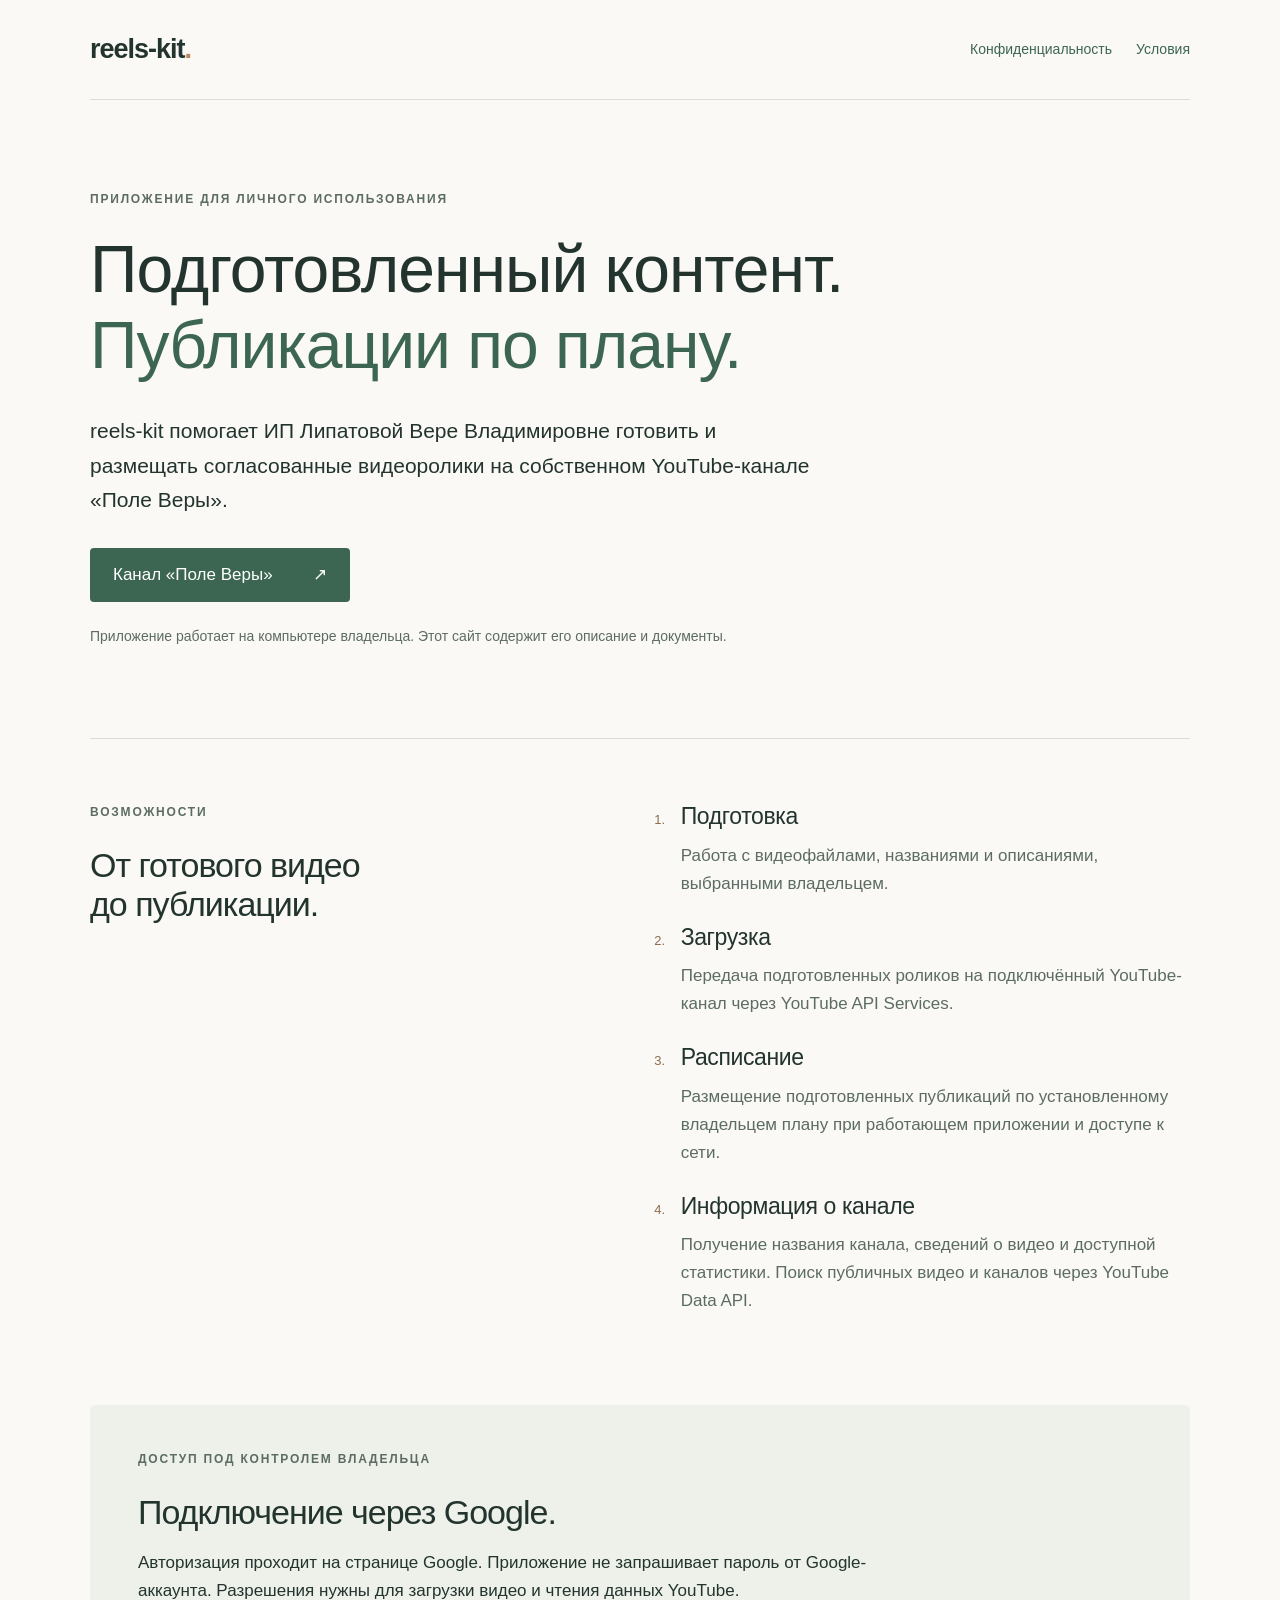
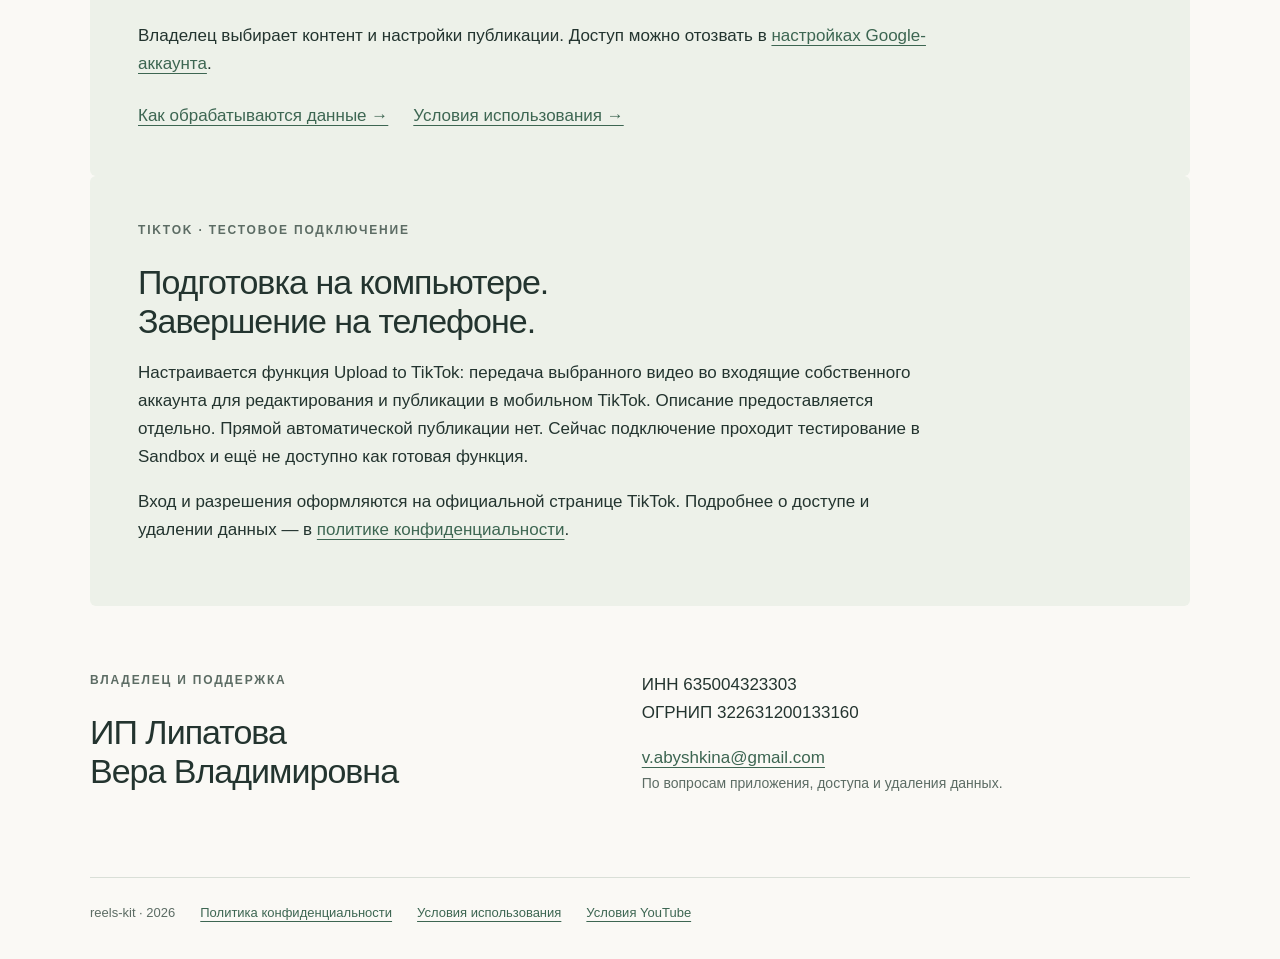
<file: index.html>
<!doctype html>
<html lang="ru">
<head>
  <meta charset="utf-8">
  <meta name="viewport" content="width=device-width, initial-scale=1">
  <title>reels-kit — помощник для публикации контента</title>
  <meta name="description" content="reels-kit — локальное приложение Веры Липатовой для подготовки и размещения видео на собственном YouTube-канале.">
  <link rel="stylesheet" href="styles.css">
</head>
<body>
  <header class="header"><a class="brand" href="index.html">reels-kit<span class="dot">.</span></a><nav aria-label="Основная навигация"><a href="privacy.html">Конфиденциальность</a><a href="terms.html">Условия</a></nav></header>
  <main>
    <section class="hero">
      <p class="eyebrow">Приложение для личного использования</p>
      <h1>Подготовленный контент.<br><span>Публикации по плану.</span></h1>
      <p class="intro">reels-kit помогает ИП Липатовой Вере Владимировне готовить и размещать согласованные видеоролики на собственном YouTube-канале «Поле Веры».</p>
      <a class="button" href="https://www.youtube.com/@Vera_mentor_psy">Канал «Поле Веры» <span aria-hidden="true">↗</span></a>
      <p class="note">Приложение работает на компьютере владельца. Этот сайт содержит его описание и документы.</p>
    </section>
    <section class="split" aria-labelledby="features">
      <div><p class="eyebrow">Возможности</p><h2 id="features">От готового видео<br>до публикации.</h2></div>
      <ol class="steps">
        <li><h3>Подготовка</h3><p>Работа с видеофайлами, названиями и описаниями, выбранными владельцем.</p></li>
        <li><h3>Загрузка</h3><p>Передача подготовленных роликов на подключённый YouTube-канал через YouTube API Services.</p></li>
        <li><h3>Расписание</h3><p>Размещение подготовленных публикаций по установленному владельцем плану при работающем приложении и доступе к сети.</p></li>
        <li><h3>Информация о канале</h3><p>Получение названия канала, сведений о видео и доступной статистики. Поиск публичных видео и каналов через YouTube Data API.</p></li>
      </ol>
    </section>
    <section class="control"><p class="eyebrow">Доступ под контролем владельца</p><h2>Подключение через Google.</h2><p>Авторизация проходит на странице Google. Приложение не запрашивает пароль от Google-аккаунта. Разрешения нужны для загрузки видео и чтения данных YouTube.</p><p>Владелец выбирает контент и настройки публикации. Доступ можно отозвать в <a href="https://security.google.com/settings/security/permissions">настройках Google-аккаунта</a>.</p><div class="links"><a href="privacy.html">Как обрабатываются данные →</a><a href="terms.html">Условия использования →</a></div></section>
    <section class="control"><p class="eyebrow">TikTok · тестовое подключение</p><h2>Подготовка на компьютере.<br>Завершение на телефоне.</h2><p>Настраивается функция Upload to TikTok: передача выбранного видео во входящие собственного аккаунта для редактирования и публикации в мобильном TikTok. Описание предоставляется отдельно. Прямой автоматической публикации нет. Сейчас подключение проходит тестирование в Sandbox и ещё не доступно как готовая функция.</p><p>Вход и разрешения оформляются на официальной странице TikTok. Подробнее о доступе и удалении данных — в <a href="privacy.html">политике конфиденциальности</a>.</p></section>
    <section class="contact"><div><p class="eyebrow">Владелец и поддержка</p><h2>ИП Липатова<br>Вера Владимировна</h2></div><div><p>ИНН 635004323303<br>ОГРНИП 322631200133160</p><a href="mailto:v.abyshkina@gmail.com">v.abyshkina@gmail.com</a><p class="note">По вопросам приложения, доступа и удаления данных.</p></div></section>
  </main>
  <footer><span>reels-kit · 2026</span><a href="privacy.html">Политика конфиденциальности</a><a href="terms.html">Условия использования</a><a href="https://www.youtube.com/t/terms">Условия YouTube</a></footer>
</body>
</html>
</file>
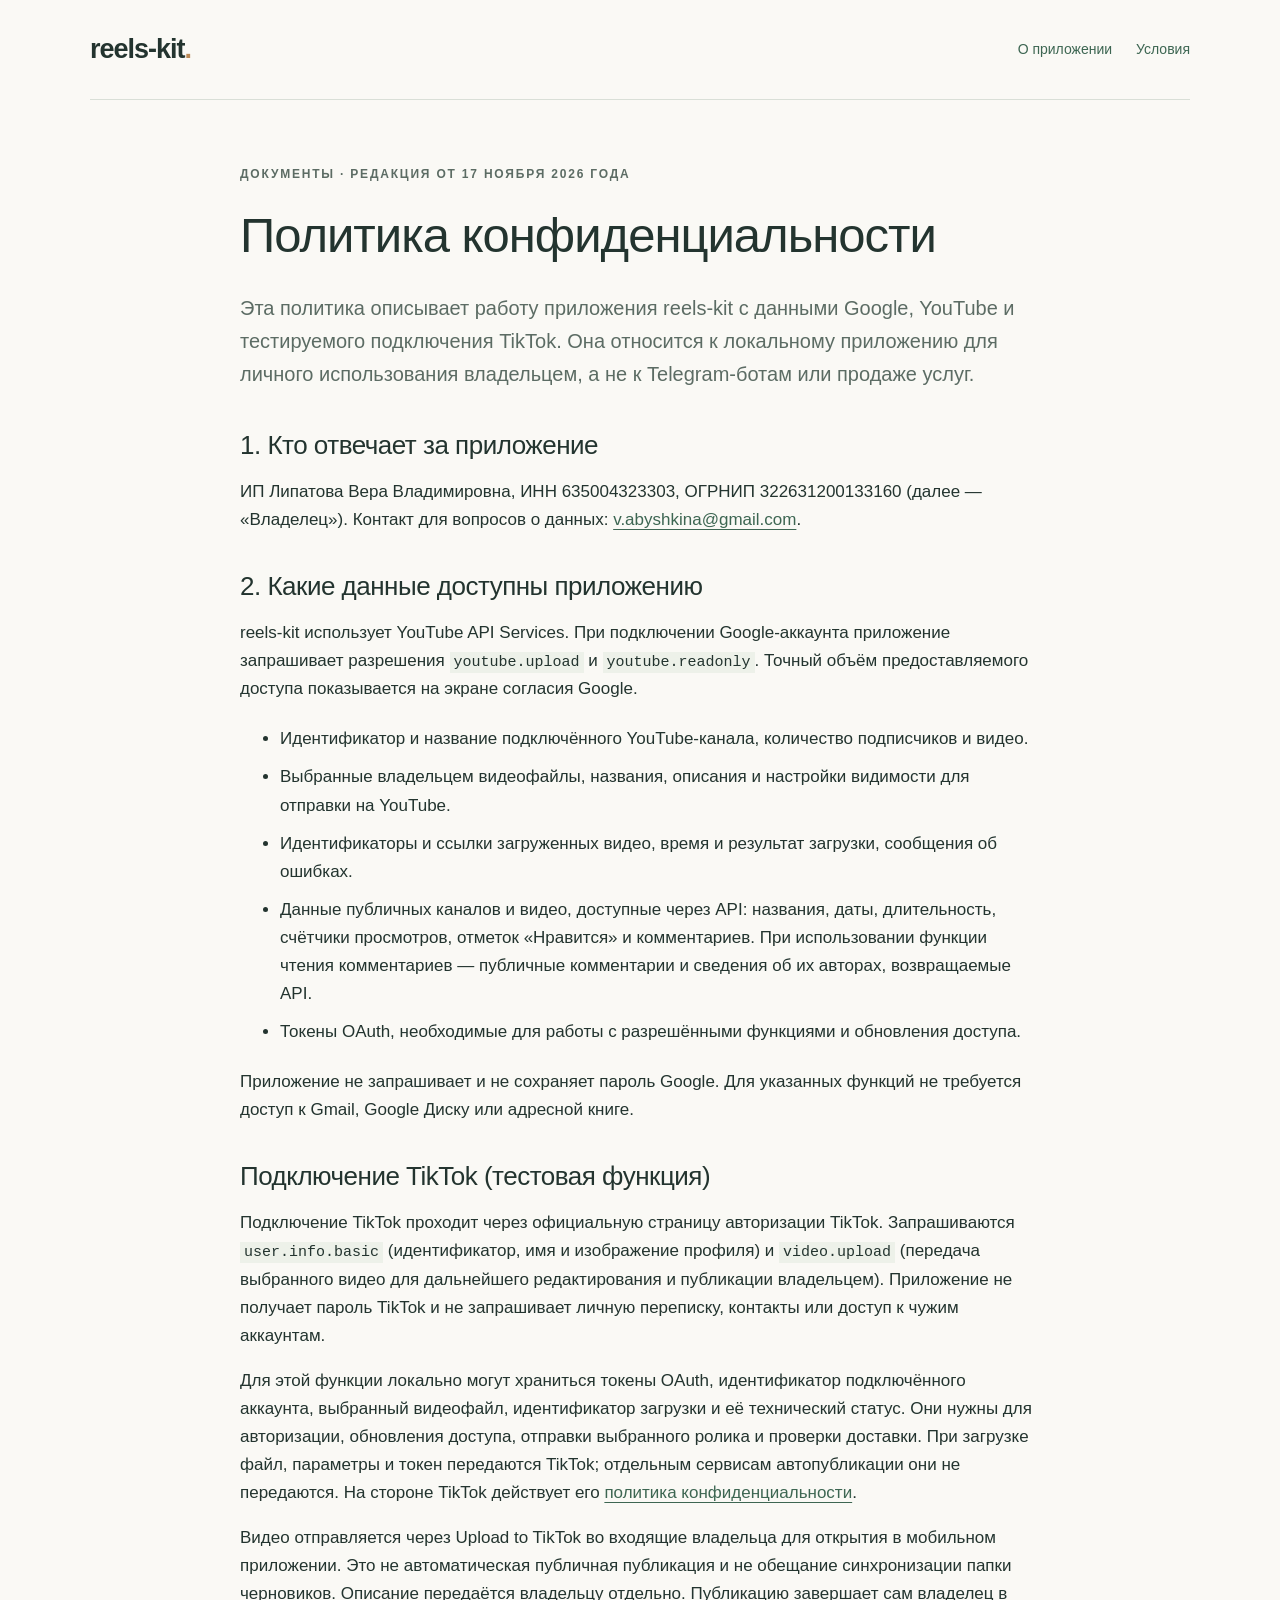
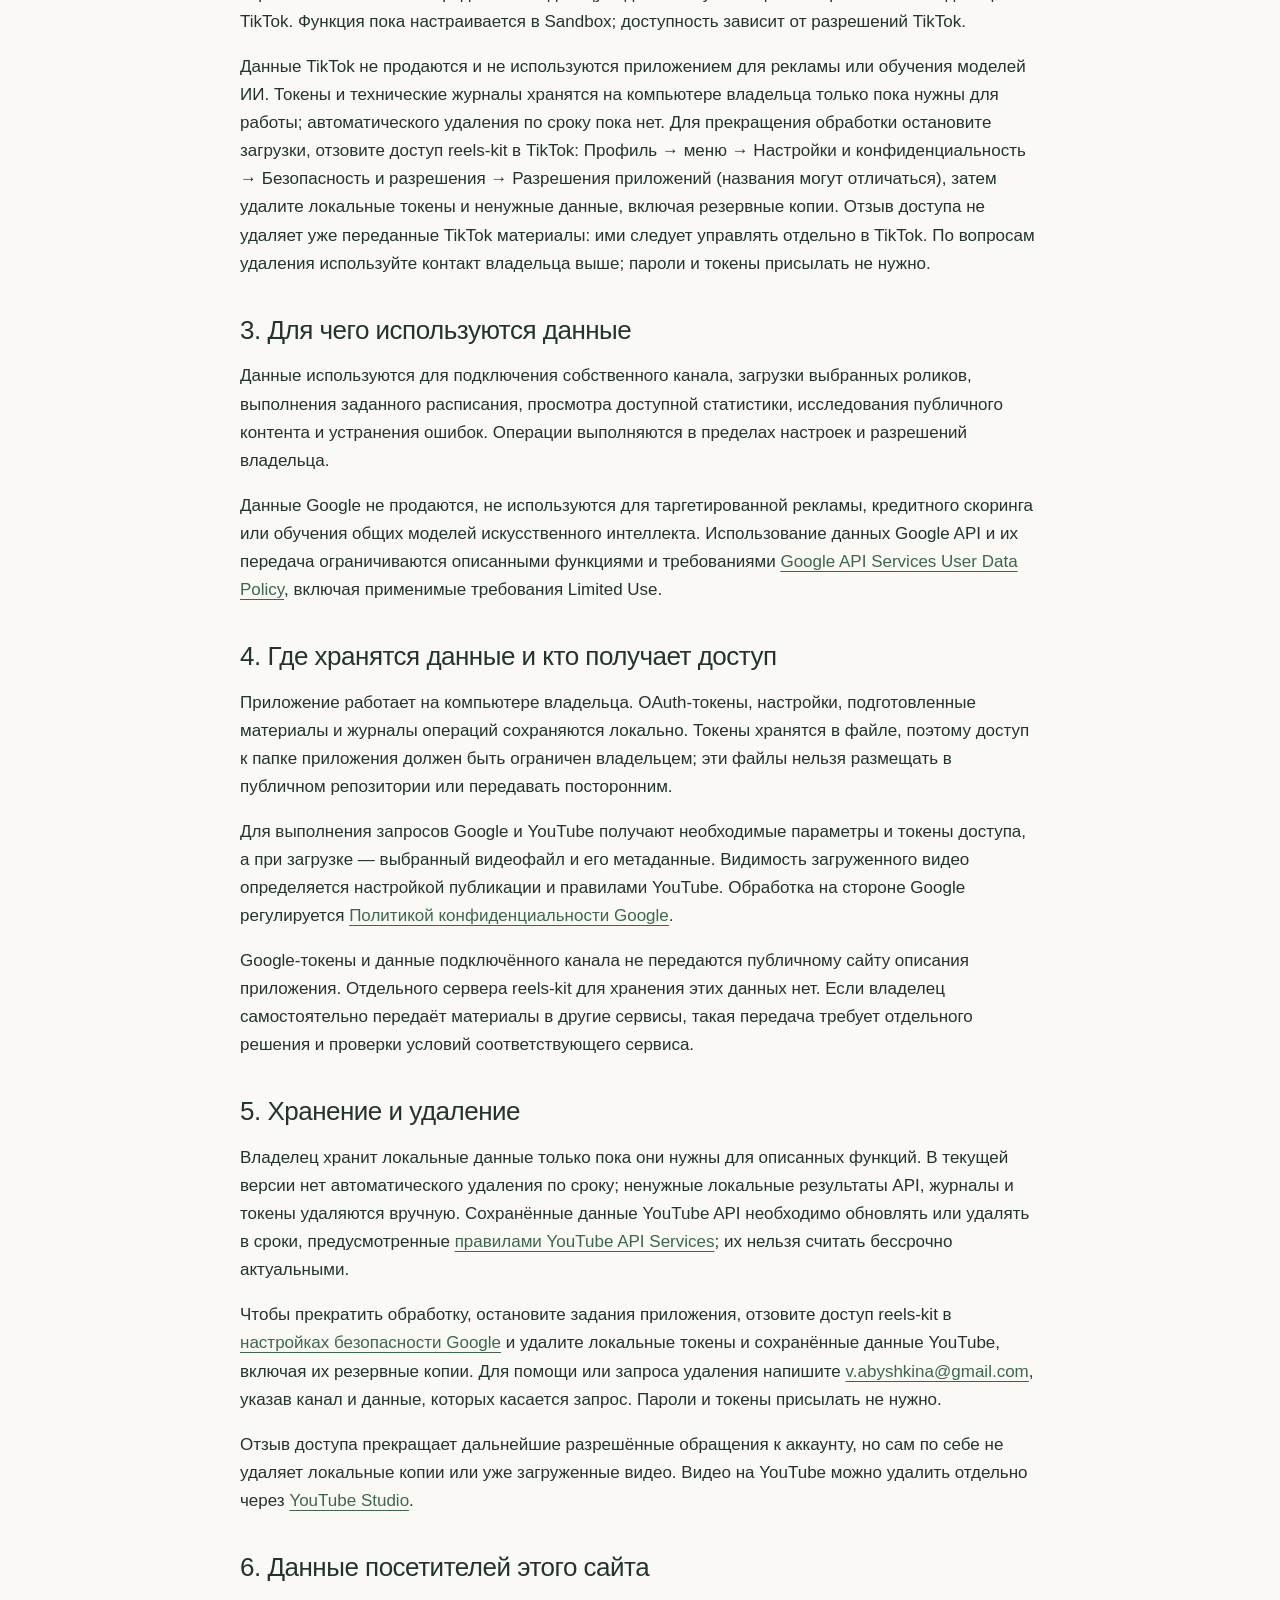
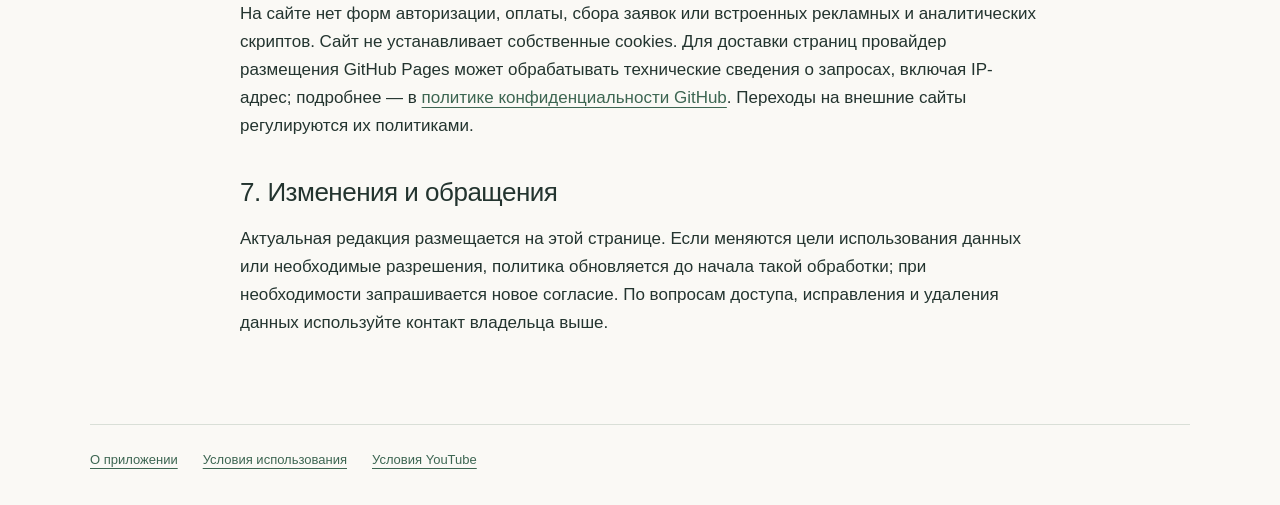
<file: privacy.html>
<!doctype html>
<html lang="ru">
<head><meta charset="utf-8"><meta name="viewport" content="width=device-width, initial-scale=1"><title>Политика конфиденциальности — reels-kit</title><link rel="stylesheet" href="styles.css"></head>
<body>
  <header class="header"><a class="brand" href="index.html">reels-kit<span class="dot">.</span></a><nav aria-label="Основная навигация"><a href="index.html">О приложении</a><a href="terms.html">Условия</a></nav></header>
  <main class="document">
    <p class="eyebrow">Документы · редакция от 17 ноября 2026 года</p>
    <h1>Политика конфиденциальности</h1>
    <p class="lead">Эта политика описывает работу приложения reels-kit с данными Google, YouTube и тестируемого подключения TikTok. Она относится к локальному приложению для личного использования владельцем, а не к Telegram-ботам или продаже услуг.</p>
    <h2>1. Кто отвечает за приложение</h2>
    <p>ИП Липатова Вера Владимировна, ИНН 635004323303, ОГРНИП 322631200133160 (далее — «Владелец»). Контакт для вопросов о данных: <a href="mailto:v.abyshkina@gmail.com">v.abyshkina@gmail.com</a>.</p>
    <h2>2. Какие данные доступны приложению</h2>
    <p>reels-kit использует YouTube API Services. При подключении Google-аккаунта приложение запрашивает разрешения <code>youtube.upload</code> и <code>youtube.readonly</code>. Точный объём предоставляемого доступа показывается на экране согласия Google.</p>
    <ul><li>Идентификатор и название подключённого YouTube-канала, количество подписчиков и видео.</li><li>Выбранные владельцем видеофайлы, названия, описания и настройки видимости для отправки на YouTube.</li><li>Идентификаторы и ссылки загруженных видео, время и результат загрузки, сообщения об ошибках.</li><li>Данные публичных каналов и видео, доступные через API: названия, даты, длительность, счётчики просмотров, отметок «Нравится» и комментариев. При использовании функции чтения комментариев — публичные комментарии и сведения об их авторах, возвращаемые API.</li><li>Токены OAuth, необходимые для работы с разрешёнными функциями и обновления доступа.</li></ul>
    <p>Приложение не запрашивает и не сохраняет пароль Google. Для указанных функций не требуется доступ к Gmail, Google Диску или адресной книге.</p>
    <h2>Подключение TikTok (тестовая функция)</h2>
    <p>Подключение TikTok проходит через официальную страницу авторизации TikTok. Запрашиваются <code>user.info.basic</code> (идентификатор, имя и изображение профиля) и <code>video.upload</code> (передача выбранного видео для дальнейшего редактирования и публикации владельцем). Приложение не получает пароль TikTok и не запрашивает личную переписку, контакты или доступ к чужим аккаунтам.</p>
    <p>Для этой функции локально могут храниться токены OAuth, идентификатор подключённого аккаунта, выбранный видеофайл, идентификатор загрузки и её технический статус. Они нужны для авторизации, обновления доступа, отправки выбранного ролика и проверки доставки. При загрузке файл, параметры и токен передаются TikTok; отдельным сервисам автопубликации они не передаются. На стороне TikTok действует его <a href="https://www.tiktok.com/legal/page/row/privacy-policy/en">политика конфиденциальности</a>.</p>
    <p>Видео отправляется через Upload to TikTok во входящие владельца для открытия в мобильном приложении. Это не автоматическая публичная публикация и не обещание синхронизации папки черновиков. Описание передаётся владельцу отдельно. Публикацию завершает сам владелец в TikTok. Функция пока настраивается в Sandbox; доступность зависит от разрешений TikTok.</p>
    <p>Данные TikTok не продаются и не используются приложением для рекламы или обучения моделей ИИ. Токены и технические журналы хранятся на компьютере владельца только пока нужны для работы; автоматического удаления по сроку пока нет. Для прекращения обработки остановите загрузки, отзовите доступ reels-kit в TikTok: Профиль → меню → Настройки и конфиденциальность → Безопасность и разрешения → Разрешения приложений (названия могут отличаться), затем удалите локальные токены и ненужные данные, включая резервные копии. Отзыв доступа не удаляет уже переданные TikTok материалы: ими следует управлять отдельно в TikTok. По вопросам удаления используйте контакт владельца выше; пароли и токены присылать не нужно.</p>
    <h2>3. Для чего используются данные</h2>
    <p>Данные используются для подключения собственного канала, загрузки выбранных роликов, выполнения заданного расписания, просмотра доступной статистики, исследования публичного контента и устранения ошибок. Операции выполняются в пределах настроек и разрешений владельца.</p>
    <p>Данные Google не продаются, не используются для таргетированной рекламы, кредитного скоринга или обучения общих моделей искусственного интеллекта. Использование данных Google API и их передача ограничиваются описанными функциями и требованиями <a href="https://developers.google.com/terms/api-services-user-data-policy">Google API Services User Data Policy</a>, включая применимые требования Limited Use.</p>
    <h2>4. Где хранятся данные и кто получает доступ</h2>
    <p>Приложение работает на компьютере владельца. OAuth-токены, настройки, подготовленные материалы и журналы операций сохраняются локально. Токены хранятся в файле, поэтому доступ к папке приложения должен быть ограничен владельцем; эти файлы нельзя размещать в публичном репозитории или передавать посторонним.</p>
    <p>Для выполнения запросов Google и YouTube получают необходимые параметры и токены доступа, а при загрузке — выбранный видеофайл и его метаданные. Видимость загруженного видео определяется настройкой публикации и правилами YouTube. Обработка на стороне Google регулируется <a href="https://policies.google.com/privacy">Политикой конфиденциальности Google</a>.</p>
    <p>Google-токены и данные подключённого канала не передаются публичному сайту описания приложения. Отдельного сервера reels-kit для хранения этих данных нет. Если владелец самостоятельно передаёт материалы в другие сервисы, такая передача требует отдельного решения и проверки условий соответствующего сервиса.</p>
    <h2>5. Хранение и удаление</h2>
    <p>Владелец хранит локальные данные только пока они нужны для описанных функций. В текущей версии нет автоматического удаления по сроку; ненужные локальные результаты API, журналы и токены удаляются вручную. Сохранённые данные YouTube API необходимо обновлять или удалять в сроки, предусмотренные <a href="https://developers.google.com/youtube/terms/developer-policies">правилами YouTube API Services</a>; их нельзя считать бессрочно актуальными.</p>
    <p>Чтобы прекратить обработку, остановите задания приложения, отзовите доступ reels-kit в <a href="https://security.google.com/settings/security/permissions">настройках безопасности Google</a> и удалите локальные токены и сохранённые данные YouTube, включая их резервные копии. Для помощи или запроса удаления напишите <a href="mailto:v.abyshkina@gmail.com?subject=reels-kit%3A%20удаление%20данных">v.abyshkina@gmail.com</a>, указав канал и данные, которых касается запрос. Пароли и токены присылать не нужно.</p>
    <p>Отзыв доступа прекращает дальнейшие разрешённые обращения к аккаунту, но сам по себе не удаляет локальные копии или уже загруженные видео. Видео на YouTube можно удалить отдельно через <a href="https://studio.youtube.com/">YouTube Studio</a>.</p>
    <h2>6. Данные посетителей этого сайта</h2>
    <p>На сайте нет форм авторизации, оплаты, сбора заявок или встроенных рекламных и аналитических скриптов. Сайт не устанавливает собственные cookies. Для доставки страниц провайдер размещения GitHub Pages может обрабатывать технические сведения о запросах, включая IP-адрес; подробнее — в <a href="https://docs.github.com/en/site-policy/privacy-policies/github-general-privacy-statement">политике конфиденциальности GitHub</a>. Переходы на внешние сайты регулируются их политиками.</p>
    <h2>7. Изменения и обращения</h2>
    <p>Актуальная редакция размещается на этой странице. Если меняются цели использования данных или необходимые разрешения, политика обновляется до начала такой обработки; при необходимости запрашивается новое согласие. По вопросам доступа, исправления и удаления данных используйте контакт владельца выше.</p>
  </main>
  <footer><a href="index.html">О приложении</a><a href="terms.html">Условия использования</a><a href="https://www.youtube.com/t/terms">Условия YouTube</a></footer>
</body></html>
</file>
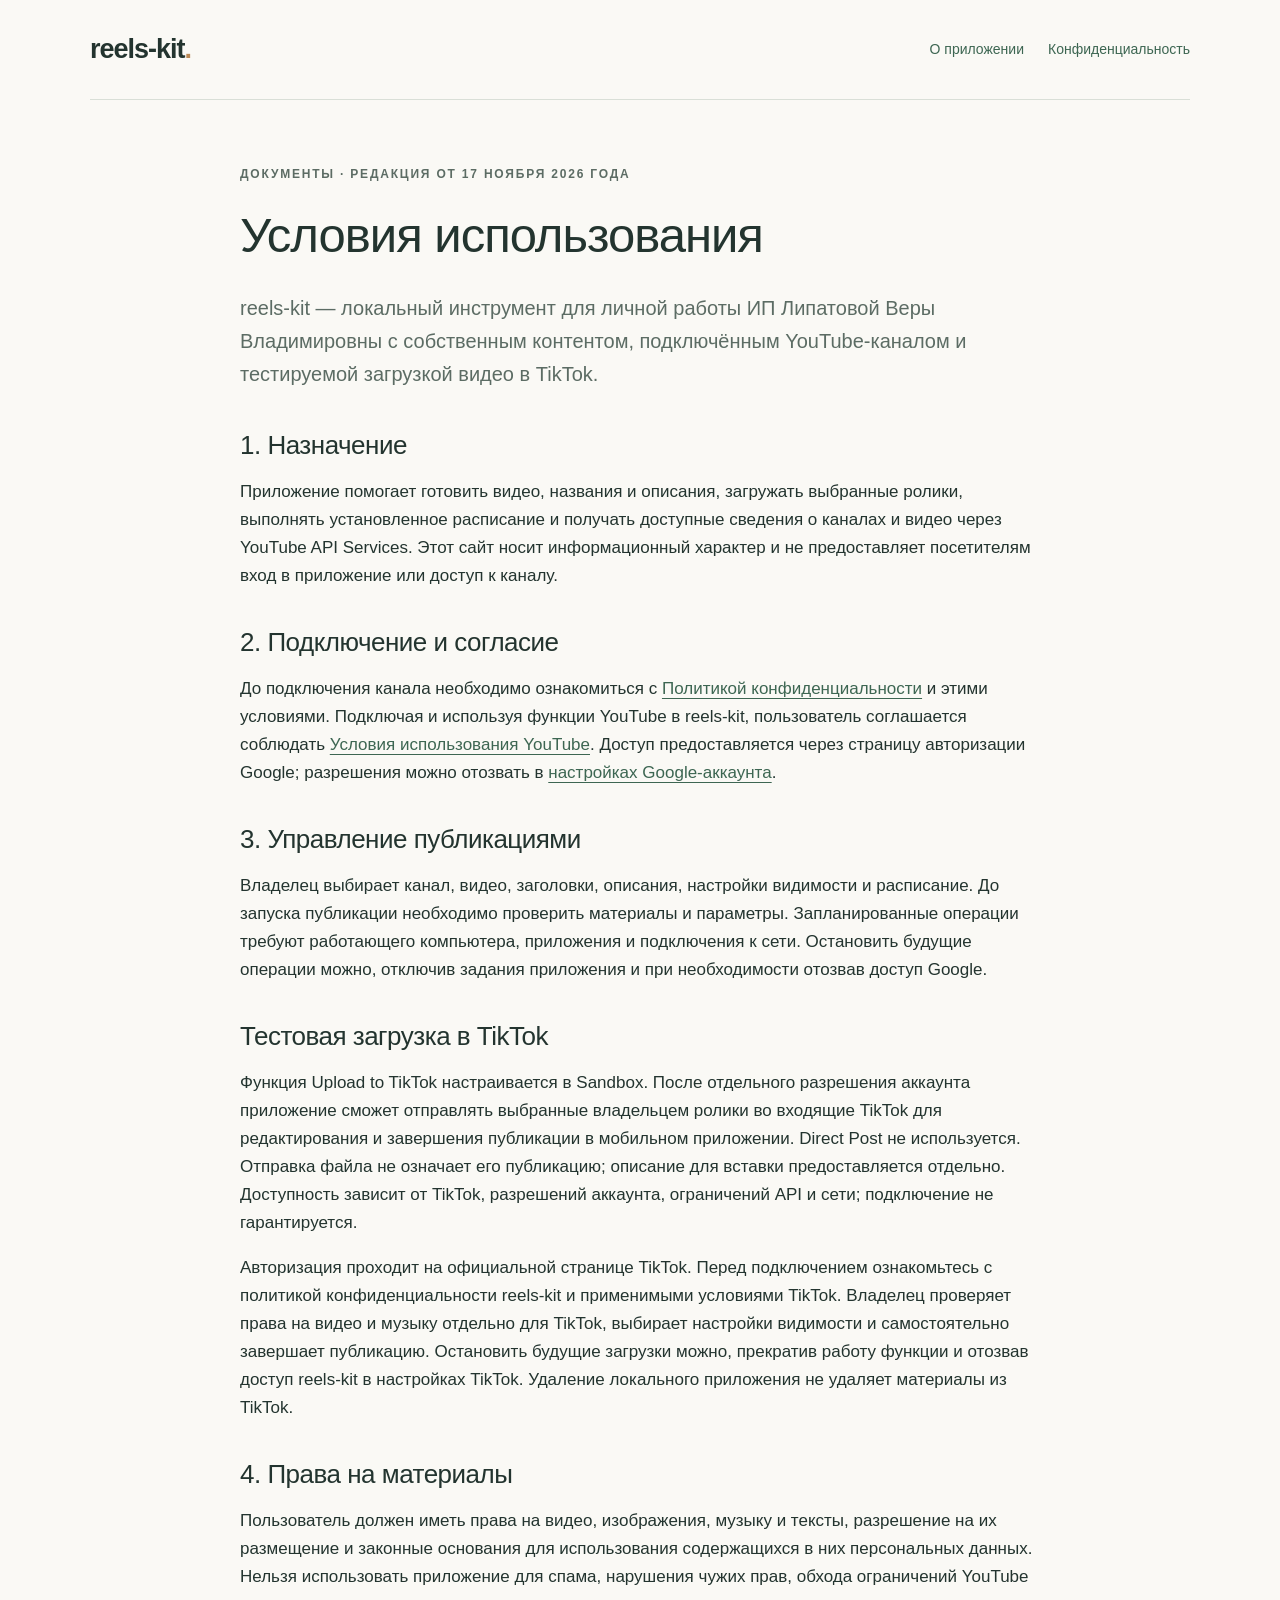
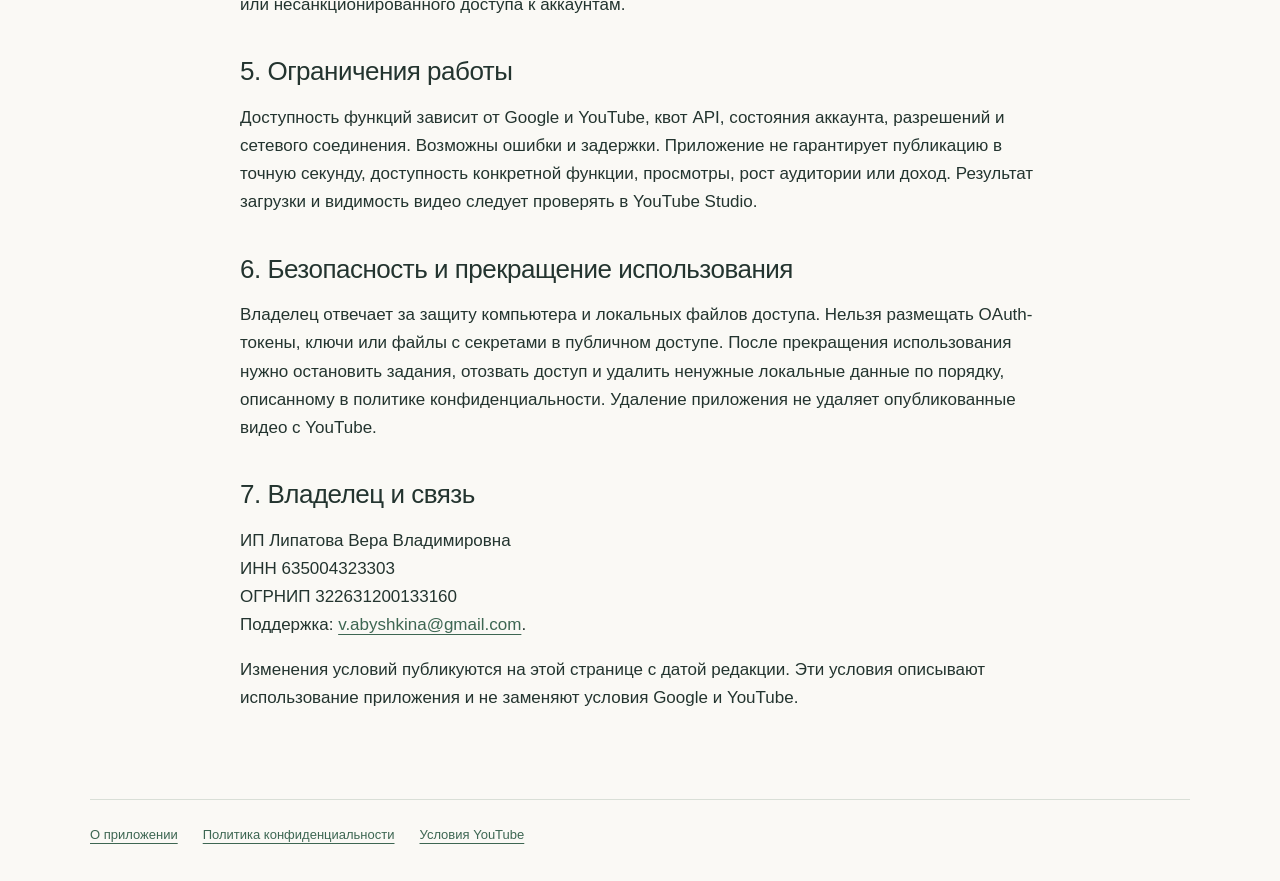
<file: terms.html>
<!doctype html>
<html lang="ru">
<head><meta charset="utf-8"><meta name="viewport" content="width=device-width, initial-scale=1"><title>Условия использования — reels-kit</title><link rel="stylesheet" href="styles.css"></head>
<body>
  <header class="header"><a class="brand" href="index.html">reels-kit<span class="dot">.</span></a><nav aria-label="Основная навигация"><a href="index.html">О приложении</a><a href="privacy.html">Конфиденциальность</a></nav></header>
  <main class="document">
    <p class="eyebrow">Документы · редакция от 17 ноября 2026 года</p>
    <h1>Условия использования</h1>
    <p class="lead">reels-kit — локальный инструмент для личной работы ИП Липатовой Веры Владимировны с собственным контентом, подключённым YouTube-каналом и тестируемой загрузкой видео в TikTok.</p>
    <h2>1. Назначение</h2><p>Приложение помогает готовить видео, названия и описания, загружать выбранные ролики, выполнять установленное расписание и получать доступные сведения о каналах и видео через YouTube API Services. Этот сайт носит информационный характер и не предоставляет посетителям вход в приложение или доступ к каналу.</p>
    <h2>2. Подключение и согласие</h2><p>До подключения канала необходимо ознакомиться с <a href="privacy.html">Политикой конфиденциальности</a> и этими условиями. Подключая и используя функции YouTube в reels-kit, пользователь соглашается соблюдать <a href="https://www.youtube.com/t/terms">Условия использования YouTube</a>. Доступ предоставляется через страницу авторизации Google; разрешения можно отозвать в <a href="https://security.google.com/settings/security/permissions">настройках Google-аккаунта</a>.</p>
    <h2>3. Управление публикациями</h2><p>Владелец выбирает канал, видео, заголовки, описания, настройки видимости и расписание. До запуска публикации необходимо проверить материалы и параметры. Запланированные операции требуют работающего компьютера, приложения и подключения к сети. Остановить будущие операции можно, отключив задания приложения и при необходимости отозвав доступ Google.</p>
    <h2>Тестовая загрузка в TikTok</h2><p>Функция Upload to TikTok настраивается в Sandbox. После отдельного разрешения аккаунта приложение сможет отправлять выбранные владельцем ролики во входящие TikTok для редактирования и завершения публикации в мобильном приложении. Direct Post не используется. Отправка файла не означает его публикацию; описание для вставки предоставляется отдельно. Доступность зависит от TikTok, разрешений аккаунта, ограничений API и сети; подключение не гарантируется.</p><p>Авторизация проходит на официальной странице TikTok. Перед подключением ознакомьтесь с политикой конфиденциальности reels-kit и применимыми условиями TikTok. Владелец проверяет права на видео и музыку отдельно для TikTok, выбирает настройки видимости и самостоятельно завершает публикацию. Остановить будущие загрузки можно, прекратив работу функции и отозвав доступ reels-kit в настройках TikTok. Удаление локального приложения не удаляет материалы из TikTok.</p>
    <h2>4. Права на материалы</h2><p>Пользователь должен иметь права на видео, изображения, музыку и тексты, разрешение на их размещение и законные основания для использования содержащихся в них персональных данных. Нельзя использовать приложение для спама, нарушения чужих прав, обхода ограничений YouTube или несанкционированного доступа к аккаунтам.</p>
    <h2>5. Ограничения работы</h2><p>Доступность функций зависит от Google и YouTube, квот API, состояния аккаунта, разрешений и сетевого соединения. Возможны ошибки и задержки. Приложение не гарантирует публикацию в точную секунду, доступность конкретной функции, просмотры, рост аудитории или доход. Результат загрузки и видимость видео следует проверять в YouTube Studio.</p>
    <h2>6. Безопасность и прекращение использования</h2><p>Владелец отвечает за защиту компьютера и локальных файлов доступа. Нельзя размещать OAuth-токены, ключи или файлы с секретами в публичном доступе. После прекращения использования нужно остановить задания, отозвать доступ и удалить ненужные локальные данные по порядку, описанному в политике конфиденциальности. Удаление приложения не удаляет опубликованные видео с YouTube.</p>
    <h2>7. Владелец и связь</h2><p>ИП Липатова Вера Владимировна<br>ИНН 635004323303<br>ОГРНИП 322631200133160<br>Поддержка: <a href="mailto:v.abyshkina@gmail.com">v.abyshkina@gmail.com</a>.</p><p>Изменения условий публикуются на этой странице с датой редакции. Эти условия описывают использование приложения и не заменяют условия Google и YouTube.</p>
  </main>
  <footer><a href="index.html">О приложении</a><a href="privacy.html">Политика конфиденциальности</a><a href="https://www.youtube.com/t/terms">Условия YouTube</a></footer>
</body></html>
</file>
<file: styles.css>
:root{color-scheme:light;--ink:#23342f;--muted:#5c6c64;--paper:#faf9f5;--accent:#3d6652;--line:#d9dfd7}*{box-sizing:border-box}body{margin:0;background:var(--paper);color:var(--ink);font-family:Arial,Helvetica,sans-serif;font-size:17px;line-height:1.65}a{color:var(--accent);text-underline-offset:4px}a:hover{color:#172d22}a:focus-visible{outline:3px solid #a66f2d;outline-offset:5px}.header,main,footer{width:min(1100px,calc(100% - 64px));margin:auto}.header{display:flex;justify-content:space-between;gap:28px;align-items:center;padding:27px 0;border-bottom:1px solid var(--line)}.brand{font-size:27px;letter-spacing:-1px;text-decoration:none;font-weight:700;color:var(--ink)}.dot{color:#ba8855}nav{display:flex;gap:24px;font-size:14px}nav a{text-decoration:none}.hero{padding:90px 0 76px;max-width:870px}.eyebrow{text-transform:uppercase;font-size:12px;font-weight:700;letter-spacing:1.8px;color:var(--muted);margin:0 0 23px}h1,h2,h3{line-height:1.15;letter-spacing:-1px;margin:0;font-weight:500}h1{font-size:clamp(38px,5.8vw,66px)}h1 span{color:var(--accent)}.intro{max-width:725px;font-size:21px;line-height:1.65;margin:30px 0}.button{display:inline-flex;gap:40px;background:var(--accent);color:white;padding:13px 23px;text-decoration:none;border-radius:4px}.button:hover{background:#294936;color:white}.note{font-size:14px;color:var(--muted);max-width:660px}.hero .note{margin-top:23px}.split{border-top:1px solid var(--line);padding:64px 0;display:grid;grid-template-columns:1fr 1.15fr;gap:75px}h2{font-size:34px}.steps{margin:0;padding-left:27px}.steps li{padding:0 0 26px 12px}.steps li::marker{color:#8c6d4d;font-size:13px}h3{font-size:23px;letter-spacing:-.4px}.steps p{margin:12px 0 0;color:var(--muted)}.control{background:#edf1e9;padding:45px 48px;border-radius:6px}.control p:not(.eyebrow){max-width:800px}.links{display:flex;gap:25px;flex-wrap:wrap;margin-top:24px}.contact{padding:65px 0;display:grid;grid-template-columns:1fr 1.15fr;gap:75px}.contact p{margin:0 0 17px}.contact .eyebrow{margin-bottom:22px}footer{border-top:1px solid var(--line);padding:24px 0 36px;display:flex;flex-wrap:wrap;gap:14px 25px;color:var(--muted);font-size:13px}.document{max-width:800px;padding:65px 0 70px}.document h1{font-size:clamp(34px,5vw,49px);overflow-wrap:anywhere}.document .lead{font-size:20px;color:var(--muted);margin:28px 0 40px}.document h2{font-size:26px;letter-spacing:-.5px;margin-top:38px}.document li{padding:5px 0}.document code{font-size:15px;background:#edf1e9;padding:2px 4px;overflow-wrap:anywhere}.document p,.document li{overflow-wrap:anywhere}@media(max-width:650px){.header,main,footer{width:calc(100% - 36px)}.header{align-items:flex-start;flex-direction:column;gap:12px;padding:20px 0}nav{gap:18px;flex-wrap:wrap}.hero{padding:50px 0}.intro{font-size:19px}.split,.contact{grid-template-columns:1fr;gap:30px;padding:42px 0}.control{padding:30px 23px}h2{font-size:29px}.document{padding:42px 0}.document .lead{font-size:18px}.document h2{font-size:24px}.links{gap:15px}footer{flex-direction:column;gap:12px}}
</file>
